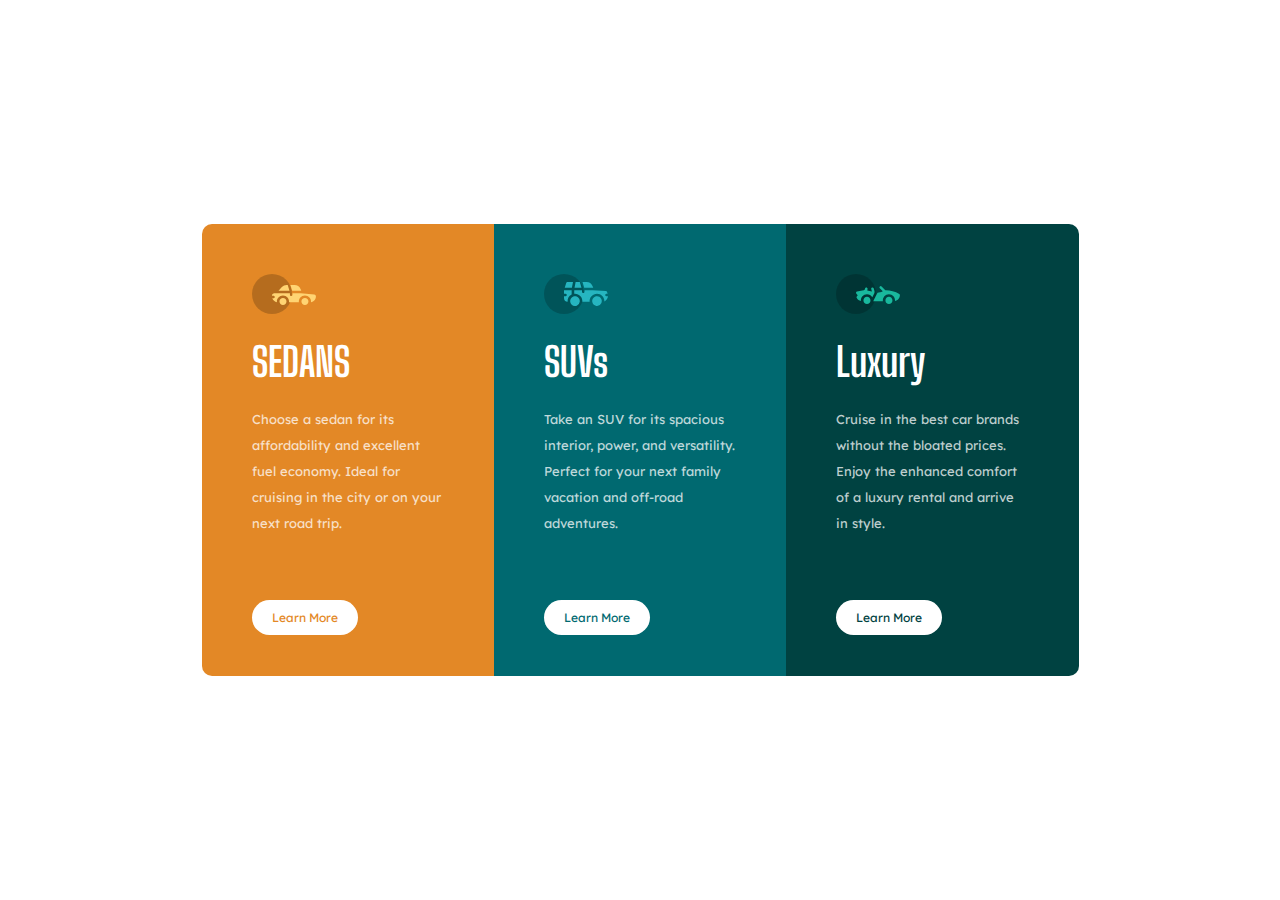
<file: index.html>
<!DOCTYPE html>
<html lang="en">
  <head>
    <meta charset="UTF-8" />
    <meta http-equiv="X-UA-Compatible" content="IE=edge" />
    <meta name="viewport" content="width=device-width, initial-scale=1.0" />
    <link rel="stylesheet" href="style.css" />
    <link href="https://fonts.googleapis.com/css2?family=Big+Shoulders+Display:wght@700&family=Lexend+Deca&display=swap" rel="stylesheet">
    <link rel="stylesheet" href="https://fonts.google.com/specimen/Big+Shoulders+Display">
    <title>Document</title>
  </head>
  <body>
    <div class="box">
      <div class="cont">
        <div class="card sed">
          <div class="icon">
            <img src="images/icon-sedans.svg" alt="" />
          </div>
          <div class="txt">
            <h3>SEDANS</h3>
            <p>
              Choose a sedan for its affordability and excellent fuel economy.
              Ideal for cruising in the city or on your next road trip.
            </p>
          </div>
          <a href="">Learn More</a>
        </div>
        <div class="card suv">
          <div class="icon">
            <img src="images/icon-suvs.svg" alt="" />
          </div>
          <div class="txt">
            <h3>SUVs</h3>
            <p>
              Take an SUV for its spacious interior, power, and versatility.
              Perfect for your next family vacation and off-road adventures.
            </p>
          </div>
          <a href="">Learn More</a>
        </div>
        <div class="card lux">
          <div class="icon">
            <img src="images/icon-luxury.svg" alt="" />
          </div>
          <div class="txt">
            <h3>Luxury</h3>
            <p>
              Cruise in the best car brands without the bloated prices. Enjoy
              the enhanced comfort of a luxury rental and arrive in style.
            </p>
          </div>
          <a href="">Learn More</a>
        </div>
      </div>
    </div>
  </body>
</html>
</file>
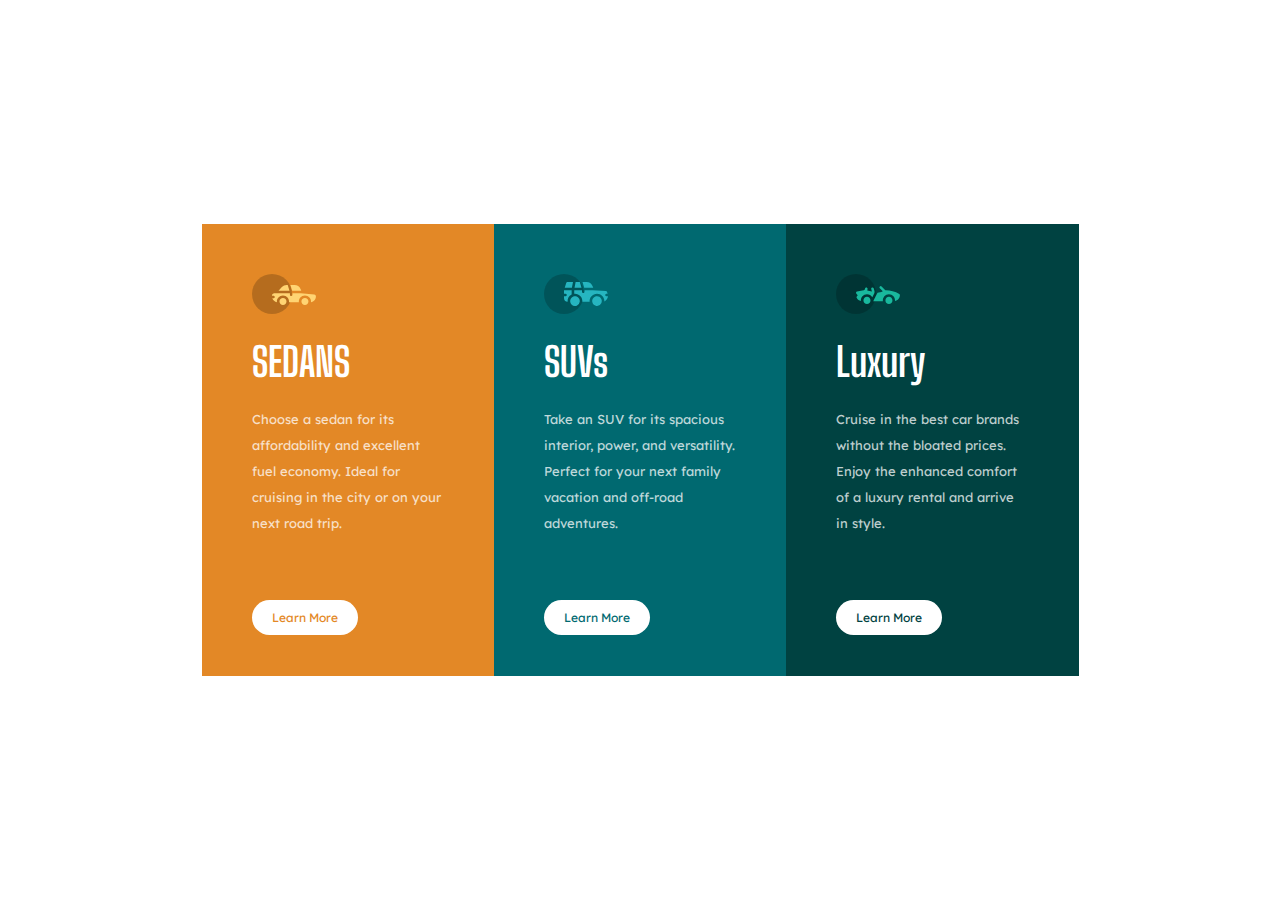
<file: try4.html>
<!DOCTYPE html>
<html lang="en">
  <head>
    <meta charset="UTF-8" />
    <meta http-equiv="X-UA-Compatible" content="IE=edge" />
    <meta name="viewport" content="width=device-width, initial-scale=1.0" />
    <link rel="stylesheet" href="try-4.css" />
    <link href="https://fonts.googleapis.com/css2?family=Big+Shoulders+Display:wght@700&family=Lexend+Deca&display=swap" rel="stylesheet">
    <link rel="stylesheet" href="https://fonts.google.com/specimen/Big+Shoulders+Display">
    <title>Document</title>
  </head>
  <body>
    <div class="box">
      <div class="cont">
        <div class="card sed">
          <div class="icon">
            <img src="images/icon-sedans.svg" alt="" />
          </div>
          <div class="txt">
            <h3>SEDANS</h3>
            <p>
              Choose a sedan for its affordability and excellent fuel economy.
              Ideal for cruising in the city or on your next road trip.
            </p>
          </div>
          <a href="">Learn More</a>
        </div>
        <div class="card suv">
          <div class="icon">
            <img src="images/icon-suvs.svg" alt="" />
          </div>
          <div class="txt">
            <h3>SUVs</h3>
            <p>
              Take an SUV for its spacious interior, power, and versatility.
              Perfect for your next family vacation and off-road adventures.
            </p>
          </div>
          <a href="">Learn More</a>
        </div>
        <div class="card lux">
          <div class="icon">
            <img src="images/icon-luxury.svg" alt="" />
          </div>
          <div class="txt">
            <h3>Luxury</h3>
            <p>
              Cruise in the best car brands without the bloated prices. Enjoy
              the enhanced comfort of a luxury rental and arrive in style.
            </p>
          </div>
          <a href="">Learn More</a>
        </div>
      </div>
    </div>
  </body>
</html>
</file>
<file: style.css>
* {
  margin: 0;
  padding: 0;
  box-sizing: border-box;
}

:root {
  --Bright-orange: hsl(31, 77%, 52%);
  --Dark-cyan: hsl(184, 100%, 22%);
  --Very-dark-cyan: hsl(179, 100%, 13%);
  --t-p: hsla(0, 0%, 100%, 0.75);
  --bg-color: hsl(0, 0%, 95%);
}
body {
  font-family: Lexend Deca;
}

.box {
  display: flex;
  justify-content: center;
  align-items: center;
  min-height: 100vmin;
  max-height: 200vmax;
  width: 100%;
}

.sed,
.sed a {
  background-color: var(--Bright-orange);
  color: var(--Bright-orange);
}
.suv,
.suv a {
  background-color: var(--Dark-cyan);
  color: var(--Dark-cyan);
}
.lux,
.lux a {
  background-color: var(--Very-dark-cyan);
  color: var(--Very-dark-cyan);
}
/* ------------------------ */
.box .cont {
  display: grid;
  grid-template-columns: repeat(auto-fill, minmax(250px, 1fr));
  margin: 10px;
  border-radius: 10px;
  overflow: hidden;
}
.box .cont .card {
  padding: 50px;
}

.box .cont .card h3 {
  color: white;
  padding-top: 20px;
  padding-bottom: 20px;
  font-family: Big Shoulders Display;
  font-size: 40px;
}
.box .cont .card p {
  color: var(--t-p);
  padding-bottom: 70px;
  line-height: 2;
  font-size: 13px;
}
.box .cont .card a {
  background-color: white;
  padding: 10px 20px;
  text-decoration: none;
  border-radius: 50px;
  -webkit-border-radius: 50px;
  -moz-border-radius: 50px;
  -ms-border-radius: 50px;
  -o-border-radius: 50px;
  font-size: 12px;
}
</file>
<file: try-4.css>
/* @font-face {
    font-family: Lexend Deca;
    src: url(https://fonts.google.com/specimen/Lexend+Deca);
    
} */

* {
  margin: 0;
  padding: 0;
  box-sizing: border-box;
}

:root {
  --Bright-orange: hsl(31, 77%, 52%);
  --Dark-cyan: hsl(184, 100%, 22%);
  --Very-dark-cyan: hsl(179, 100%, 13%);
  --t-p: hsla(0, 0%, 100%, 0.75);
  --bg-color: hsl(0, 0%, 95%);
}
body {
  font-family: Lexend Deca;
}

.box {
  display: flex;
  justify-content: center;
  align-items: center;
  height: 100vh;
  width: 100%;
}
/* @media (max-width: 767px) {
    .box {
        height: 160vh;
    }
} */
.sed,
.sed a {
  background-color: var(--Bright-orange);
  color: var(--Bright-orange);
}
.suv,
.suv a {
  background-color: var(--Dark-cyan);
  color: var(--Dark-cyan);
}
.lux,
.lux a {
  background-color: var(--Very-dark-cyan);
  color: var(--Very-dark-cyan);
}
/* ------------------------ */
.box .cont {
  display: grid;
  grid-template-columns: repeat(auto-fill, minmax(250px, 1fr));
  /* padding: 100px 0; */
}
.box .cont .card {
  padding: 50px;
  /* width: 300px;
  height: 500px; */
}
.box .cont .card .txt {
  /* margin-right: 100px; */
}
.box .cont .card h3 {
  color: white;
  padding-top: 20px;
  padding-bottom: 20px;
  font-family: Big Shoulders Display;
  font-size: 40px;
}
.box .cont .card p {
  /* font-family: Lexend Deca; */
  color: var(--t-p);
  padding-bottom: 70px;
  line-height: 2;
  font-size: 13px;
  /* text-align: left; */
}
.box .cont .card a {
  background-color: white;
  padding: 10px 20px;
  text-decoration: none;
  border-radius: 50px;
  -webkit-border-radius: 50px;
  -moz-border-radius: 50px;
  -ms-border-radius: 50px;
  -o-border-radius: 50px;
  font-size: 12px;
  /* display: flex; */
}
</file>
